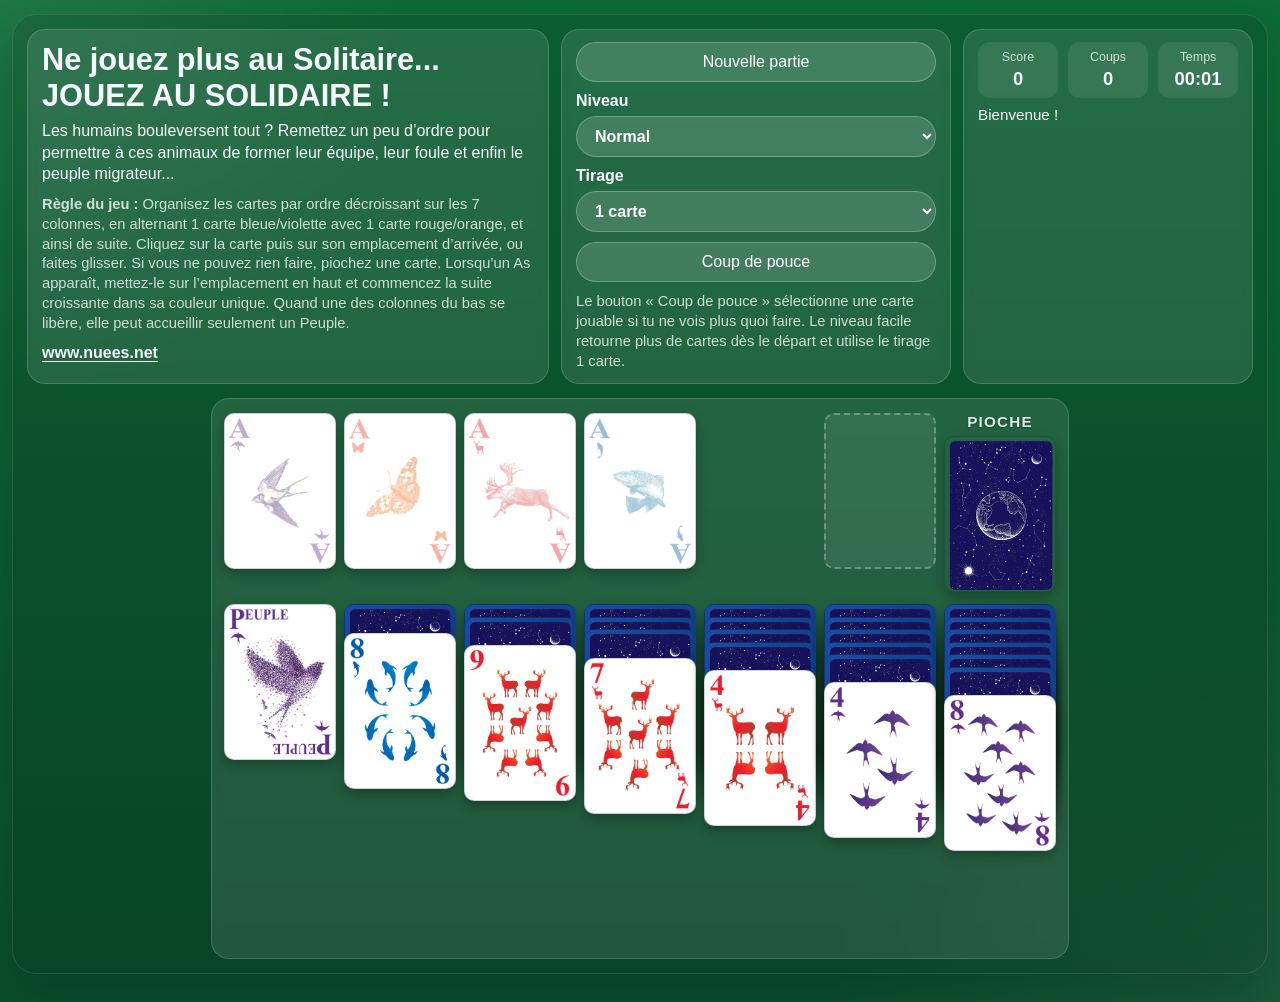
<file: docs/index.html>
<!doctype html>
<html lang="fr">
<head>
  <meta charset="utf-8" />
  <meta name="viewport" content="width=device-width, initial-scale=1, viewport-fit=cover" />
  <title>Réussite solidaire</title>
  <link rel="stylesheet" href="style.css" />
  <link rel="preload" as="image" href="assets/cards/default/stock.png" />
  <link rel="preload" as="image" href="assets/cards/default/cartes-nuees-solidaire-PEUPLE.png" />
</head>
<body>
  <div class="page-wrap">
    <div class="shell">
      <header class="topbar">
        <section class="panel titlebox">
          <h1 class="app-title">Ne jouez plus au Solitaire... <span>JOUEZ AU SOLIDAIRE !</span></h1>
          <p class="subtitle">
            Les humains bouleversent tout ? Remettez un peu d’ordre pour permettre à ces animaux de former leur équipe,
            leur foule et enfin le peuple migrateur...
          </p>
          <p class="rules-text">
            <strong>Règle du jeu :</strong> Organisez les cartes par ordre décroissant sur les 7 colonnes, en alternant
            1 carte bleue/violette avec 1 carte rouge/orange, et ainsi de suite. Cliquez sur la carte puis sur son
            emplacement d’arrivée, ou faites glisser. Si vous ne pouvez rien faire, piochez une carte. Lorsqu’un As
            apparaît, mettez-le sur l’emplacement en haut et commencez la suite croissante dans sa couleur unique.
            Quand une des colonnes du bas se libère, elle peut accueillir seulement un Peuple.
          </p>
          <p class="site-link"><a href="https://www.nuees.net" target="_blank" rel="noopener noreferrer">www.nuees.net</a></p>
        </section>

        <section class="panel controlbox">
          <div class="controls-grid">
            <button id="new-game-btn" type="button">Nouvelle partie</button>

            <label>
              Niveau
              <select id="difficulty">
                <option value="easy">Facile</option>
                <option value="normal" selected>Normal</option>
              </select>
            </label>

            <label>
              Tirage
              <select id="draw-count">
                <option value="1" selected>1 carte</option>
                <option value="3">3 cartes</option>
              </select>
            </label>

            <button id="auto-btn" type="button">Coup de pouce</button>
          </div>

          <p class="help-text">
            Le bouton « Coup de pouce » sélectionne une carte jouable si tu ne vois plus quoi faire.
            Le niveau facile retourne plus de cartes dès le départ et utilise le tirage 1 carte.
          </p>
        </section>

        <section class="panel statusbox">
          <div class="status-row">
            <div class="metric"><span class="label">Score</span><span class="value" id="score">0</span></div>
            <div class="metric"><span class="label">Coups</span><span class="value" id="moves">0</span></div>
            <div class="metric"><span class="label">Temps</span><span class="value" id="elapsed">00:00</span></div>
          </div>
          <div id="message" class="message-line">Bienvenue !</div>
        </section>
      </header>

      <main class="board panel">
        <section class="board-top">
          <div class="foundations" id="foundations"></div>
          <div class="board-spacer" aria-hidden="true"></div>
          <div class="stock-waste">
            <div id="waste"></div>
            <div id="stock"></div>
          </div>
        </section>

        <section class="tableau-row" id="tableau"></section>
      </main>
    </div>
  </div>

  <script src="game.js"></script>
</body>
</html>
</file>
<file: docs/style.css>
:root {
  --bg1: #0d6b38;
  --bg2: #0a4e2b;
  --panel: rgba(255,255,255,0.10);
  --panel-border: rgba(255,255,255,0.16);
  --ink: #f5f7fb;
  --muted: rgba(255,255,255,0.78);
  --card-width: 112px;
  --card-height: 156px;
  --pile-gap: 8px;
  --overlap-down-percent: 92;
  --overlap-up-percent: 82;
  --overlap-down: calc(var(--card-height) * (100 - var(--overlap-down-percent)) / 100);
  --overlap-up: calc(var(--card-height) * (100 - var(--overlap-up-percent)) / 100);
  --shadow: rgba(0,0,0,0.28);
  --radius: 12px;
}

* { box-sizing: border-box; }
html, body { min-height: 100%; margin: 0; }
body {
  background:
    radial-gradient(circle at top left, rgba(255,255,255,0.08), transparent 25%),
    radial-gradient(circle at bottom right, rgba(255,255,255,0.06), transparent 28%),
    linear-gradient(180deg, var(--bg1) 0%, var(--bg2) 100%);
  color: var(--ink);
  font-family: "Segoe UI", Arial, sans-serif;
}

.page-wrap {
  max-width: 1600px;
  margin: 0 auto;
  padding: 14px 12px 28px;
}

.shell {
  border-radius: 24px;
  background: rgba(0,0,0,0.12);
  border: 1px solid rgba(255,255,255,0.10);
  box-shadow: 0 20px 45px rgba(0,0,0,0.18);
  padding: 14px;
}

.topbar {
  display: grid;
  grid-template-columns: minmax(420px, 1fr) minmax(330px, 390px) minmax(250px, 290px);
  gap: 12px;
  align-items: stretch;
  margin-bottom: 14px;
}

.panel {
  background: var(--panel);
  border: 1px solid var(--panel-border);
  border-radius: 18px;
  padding: 12px 14px;
  backdrop-filter: blur(5px);
}

.titlebox { min-width: 0; }
.controlbox { min-width: 0; }
.statusbox { min-width: 250px; justify-self: end; width: 100%; }
.board {
  padding: 14px 12px 18px;
  width: fit-content;
  max-width: 100%;
  margin: 0 auto;
}

.app-title {
  font-size: clamp(1.35rem, 2.4vw, 2rem);
  font-weight: 700;
  margin: 0 0 6px 0;
}
.app-title span { white-space: nowrap; }
.subtitle { margin: 0; color: var(--ink); line-height: 1.35; }
.rules-text { color: var(--muted); font-size: 0.92rem; line-height: 1.35; margin: 10px 0 0; }
.site-link { color: var(--ink); font-weight: 700; margin: 10px 0 0; }
.site-link a {
  color: inherit;
  text-decoration: underline;
  text-underline-offset: 3px;
  cursor: pointer;
}

.site-link a:hover,
.site-link a:focus {
  text-decoration-thickness: 2px;
}

.help-text { color: var(--muted); font-size: 0.92rem; line-height: 1.35; margin: 10px 0 0; }

.controls-grid {
  display: grid;
  grid-template-columns: repeat(auto-fit, minmax(180px, 1fr));
  gap: 10px;
  align-items: end;
}

label {
  display: flex;
  flex-direction: column;
  gap: 6px;
  font-weight: 600;
}

button,
select {
  width: 100%;
  border-radius: 999px;
  border: 1px solid rgba(255,255,255,0.25);
  background: rgba(255,255,255,0.14);
  color: white;
  padding: 10px 14px;
  font: inherit;
}

option { color: black; }
button:hover,
select:hover {
  background: rgba(255,255,255,0.22);
  cursor: pointer;
}

.status-row {
  display: grid;
  grid-template-columns: repeat(3, minmax(70px, auto));
  gap: 10px;
  margin-bottom: 8px;
}
.metric {
  background: rgba(255,255,255,0.08);
  border-radius: 12px;
  padding: 8px 10px;
  text-align: center;
  display: flex;
  flex-direction: column;
  gap: 4px;
}
.metric .label { font-size: 0.78rem; color: var(--muted); }
.metric .value { font-size: 1.15rem; font-weight: 700; }
.message-line { min-height: 24px; font-size: 0.95rem; }

.board-top {
  display: grid;
  grid-template-columns: repeat(7, var(--card-width));
  gap: var(--pile-gap);
  align-items: start;
  justify-content: center;
  margin-bottom: 12px;
}
.board-spacer { grid-column: 5; min-height: 1px; }
.foundations {
  grid-column: 1 / span 4;
  display: grid;
  grid-template-columns: repeat(4, var(--card-width));
  gap: var(--pile-gap);
  justify-content: start;
}
.stock-waste {
  grid-column: 6 / span 2;
  display: grid;
  grid-template-columns: repeat(2, var(--card-width));
  gap: var(--pile-gap);
  align-items: flex-start;
  justify-content: start;
}

.tableau-row {
  display: grid;
  grid-template-columns: repeat(7, var(--card-width));
  gap: var(--pile-gap);
  align-items: start;
  justify-content: center;
}

.card,
.card-placeholder,
.foundation-empty,
.tableau-empty,
.recycle,
.stock-stack {
  width: var(--card-width);
  height: var(--card-height);
  border-radius: 10px;
}

.card,
.card-placeholder,
.foundation-empty,
.tableau-empty,
.recycle {
  overflow: hidden;
  position: relative;
  display: flex;
  align-items: center;
  justify-content: center;
  user-select: none;
  transition: transform 0.08s ease, box-shadow 0.08s ease, outline 0.08s ease;
}

.card {
  background: #ffffff;
  border: 1px solid rgba(17,24,39,0.20);
  box-shadow: 0 5px 12px var(--shadow);
}
.card:hover { transform: translateY(-1px); }
.card.red { color: #b42318; }
.card.selected,
.foundation-empty.selected,
.tableau-empty.selected {
  outline: 3px solid #facc15;
  outline-offset: 2px;
  box-shadow: 0 0 0 4px rgba(250, 204, 21, 0.15), 0 6px 16px var(--shadow);
}
.card.clickable { cursor: pointer; }
.card.draggable { cursor: grab; }

.card.back {
  background:
    linear-gradient(135deg, #174ea6, #0b2f6a),
    repeating-linear-gradient(45deg, rgba(255,255,255,0.10) 0 8px, transparent 8px 16px);
}

.card img.card-image {
  width: 100%;
  height: 100%;
  object-fit: cover;
  display: block;
}

.foundation-empty .foundation-placeholder-image {
  width: 100%;
  height: 100%;
  object-fit: cover;
  display: block;
  border-radius: 10px;
  opacity: 0.4;
}

.foundation-empty {
  padding: 0;
}

.tableau-empty .tableau-empty-image {
  width: 100%;
  height: 100%;
  object-fit: cover;
  display: block;
  border-radius: 10px;
}

.tableau-empty.has-tableau-empty-image {
  padding: 0;
  background: transparent;
}

.card .fallback {
  position: absolute;
  inset: 0;
  display: flex;
  flex-direction: column;
  justify-content: space-between;
  padding: 8px;
}

.card .corner {
  font-weight: 700;
  line-height: 1.05;
}

.card .center {
  display: flex;
  align-items: center;
  justify-content: center;
  font-size: 2rem;
}

.card .bottom {
  align-self: end;
  transform: rotate(180deg);
}

.card-placeholder,
.foundation-empty,
.tableau-empty,
.recycle {
  background: rgba(255,255,255,0.08);
  border: 2px dashed rgba(255,255,255,0.28);
  color: rgba(255,255,255,0.80);
  box-shadow: none;
  font-size: 2rem;
}

.dropzone-active {
  outline: 3px dashed rgba(255,255,255,0.55);
  outline-offset: 2px;
}

.stock-stack {
  position: relative;
  width: calc(var(--card-width) + 20px);
  height: calc(var(--card-height) + 8px);
  cursor: pointer;
}
.stock-shadow,
.stock-top {
  position: absolute;
  top: 0;
  left: 0;
}
.stock-shadow {
  width: var(--card-width);
  height: var(--card-height);
  border-radius: 10px;
  background: rgba(255,255,255,0.95);
  border: 1px solid rgba(17,24,39,0.10);
  box-shadow: 0 5px 12px var(--shadow);
}
.stock-shadow.offset-1 { left: 6px; top: 2px; }
.stock-shadow.offset-2 { left: 12px; top: 4px; }
.stock-top { left: 18px; top: 0; }

.waste-fan {
  position: relative;
  height: var(--card-height);
  min-width: var(--card-width);
}
.waste-layer {
  position: absolute;
  top: 0;
}
.waste-layer.under-layer {
  pointer-events: none;
  opacity: 0.96;
}
.waste-layer.top-layer { z-index: 4; }

.tableau-col {
  min-height: calc(var(--card-height) + 180px);
  position: relative;
  width: var(--card-width);
  justify-self: center;
}
.tableau-card-wrap {
  position: relative;
  width: var(--card-width);
}
.tableau-card-wrap.first-card { margin-top: 0; }
.tableau-card-wrap.face-down-card { margin-top: calc(-1 * (var(--card-height) - var(--overlap-down))); }
.tableau-card-wrap.face-up-card { margin-top: calc(-1 * (var(--card-height) - var(--overlap-up))); }
.tableau-card-wrap .card { position: relative; z-index: 1; }

@media (max-width: 1180px) {
  .topbar {
    grid-template-columns: 1fr 1fr;
  }
  .titlebox { grid-column: 1 / -1; }
  .statusbox { justify-self: stretch; }
}

@media (max-width: 760px) {
  .topbar {
    grid-template-columns: 1fr;
  }
  .statusbox { min-width: 0; }
}

@media (max-width: 980px) {
  :root {
    --card-width: 92px;
    --card-height: 128px;
  }

  .board { width: 100%; overflow-x: auto; }
  .board-top {
    grid-template-columns: repeat(7, var(--card-width));
    min-width: calc(7 * var(--card-width) + 6 * var(--pile-gap));
  }
  .foundations { justify-content: start; }
  .stock-waste { justify-content: start; }
  .tableau-row {
    grid-template-columns: repeat(7, var(--card-width));
    min-width: calc(7 * var(--card-width) + 6 * var(--pile-gap));
    justify-content: center;
    padding-bottom: 6px;
  }
}


input[type="range"] {
  width: 100%;
  padding: 0;
  background: transparent;
}
.range-hint {
  font-size: 0.88rem;
  color: var(--muted);
  font-weight: 500;
}
.stock-png {
  position: absolute;
  inset: 0;
  width: var(--card-width);
  height: var(--card-height);
  object-fit: cover;
  border-radius: 10px;
  display: block;
  z-index: 2;
}
.stock-top.has-stock-image {
  background: transparent;
}
.stock-top.has-stock-image .fallback { display: none; }


.stock-stack.single-image {
  width: var(--card-width);
  height: var(--card-height);
}
.stock-top-single {
  left: 0;
  top: 0;
}


.stock-empty-image {
  position: absolute;
  inset: 0;
  width: 100%;
  height: 100%;
  object-fit: cover;
  border-radius: 10px;
  display: block;
}

.stock-slot {
  display: flex;
  flex-direction: column;
  align-items: center;
  gap: 6px;
}
.stock-label {
  width: var(--card-width);
  text-align: center;
  font-size: 0.95rem;
  font-weight: 800;
  letter-spacing: 0.08em;
  color: rgba(255, 255, 255, 0.88);
  text-shadow: 0 1px 2px rgba(0,0,0,0.35);
  pointer-events: none;
}

.stock-empty-symbol {
  position: relative;
  z-index: 2;
  color: rgba(255,255,255,0.75);
  font-size: 2rem;
  text-shadow: 0 1px 3px rgba(0,0,0,0.45);
}


/* Fondation/as white background fix */
.foundation-empty {
  background: #ffffff;
  border: 1px solid rgba(17,24,39,0.20);
  box-shadow: 0 5px 12px var(--shadow);
}

.foundation-empty .foundation-placeholder-image {
  opacity: 0.4;
  background: transparent;
}
</file>
